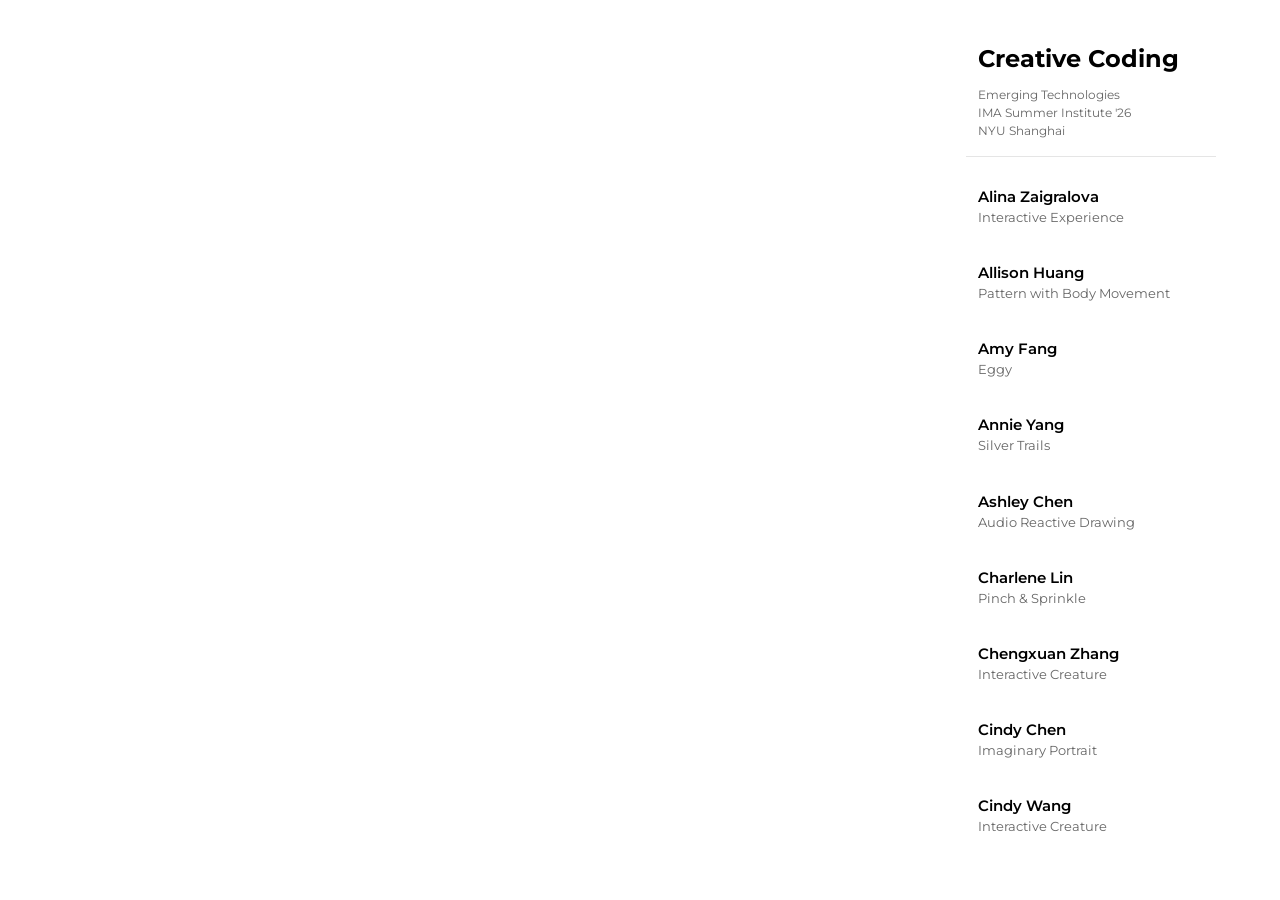
<file: other/summer-camp/index.html>
<!DOCTYPE html>
<html lang="en">

<head>
  <meta charset="UTF-8">
  <meta name="viewport" content="width=device-width, initial-scale=1.0">
  <title>Creative Coding | Emerging Technologies | IMA NYU Shanghai</title>
  <link rel="stylesheet" href="style.css">
</head>

<body>
  <div class="layout-container">
    <!-- Left: p5.js Iframe -->
    <div class="iframe-wrapper">
      <!-- Add the allow attribute to grant permissions for webcam, microphone, and autoplay -->
      <iframe id="p5-iframe" src="" scrolling="no" allow="camera; microphone; autoplay; fullscreen"></iframe>
    </div>

    <!-- Right: Header and Student Menu -->
    <aside class="right-panel">
      <!-- Sticky Header Section -->
      <header class="site-header">
        <h1>Creative Coding</h1>
        <p>Emerging Technologies</p>
        <p>IMA Summer Institute '26</p>
        <p>NYU Shanghai</p>
      </header>

      <!-- Scrollable List Section -->
      <div class="menu-container">
        <ul id="project-list"></ul>
      </div>
    </aside>
  </div>

  <script src="script.js"></script>
</body>

</html>
</file>
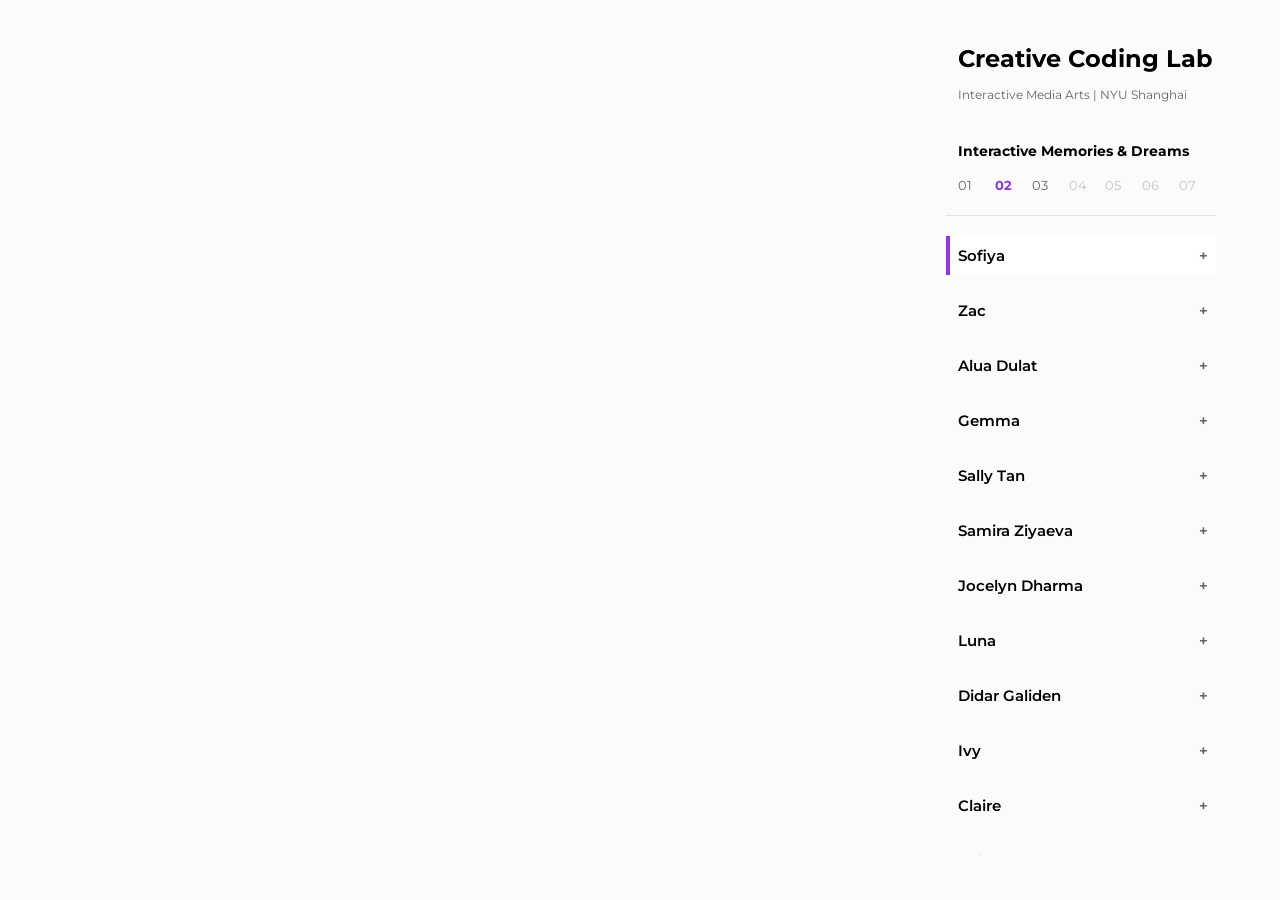
<file: p5/cclab-f26/index.html>
<!DOCTYPE html>
<html lang="en">

<head>
  <meta charset="UTF-8">
  <meta name="viewport" content="width=device-width, initial-scale=1.0">
  <title>CCLab Showcase</title>
  <link rel="stylesheet" href="style.css">
</head>

<body>
  <div class="layout-container">
    <div class="iframe-wrapper">
      <iframe id="p5-iframe" scrolling="no" allow="camera; microphone; autoplay; fullscreen"></iframe>
    </div>

    <aside class="right-panel">
      <header class="site-header">
        <h1>Creative Coding Lab</h1>
        <p>Interactive Media Arts | NYU Shanghai</p>
        <br><br>
        <h4 id="project-title"> </h4>
        <div class="project-tabs" aria-label="Project sets">
          <button class="project-tab active" type="button" data-project="1">01</button>
          <button class="project-tab" type="button" data-project="2">02</button>
          <button class="project-tab" type="button" data-project="3">03</button>
          <button class="project-tab disabled" type="button" disabled>04</button>
          <button class="project-tab disabled" type="button" disabled>05</button>
          <button class="project-tab disabled" type="button" disabled>06</button>
          <button class="project-tab disabled" type="button" disabled>07</button>
        </div>
      </header>

      <div class="menu-container">
        <ul id="project-list"></ul>
      </div>
    </aside>
  </div>
  <script src="script.js?v=3"></script>
</body>

</html>
</file>
<file: other/summer-camp/style.css>
@import url('https://fonts.googleapis.com/css2?family=Montserrat:wght@400;600;700&display=swap');

:root {
  --theme-color: #f3e8ff;
  --sub-color: #dcfce7;
  --accent-color: #9333ea;

  --bg-color: #ffffff;
  --text-color: #000000;
  --text-muted: #666666;
  --border-color: #e5e5e5;

  --hover-bg: #f0f0f0;
  --hover-border: #aaaaaa;
  --active-bg: #f9ffff;
}

* {
  box-sizing: border-box;
  margin: 0;
  padding: 0;
}

body {
  font-family: 'Montserrat', sans-serif;
  background-color: var(--bg-color);
  color: var(--text-color);
  height: 100vh;
  overflow: hidden;
  /* text-transform: uppercase; */
}


.layout-container {
  display: flex;
  height: 100vh;
  padding: 5vh 5vw;
  gap: 5vw;
}

.iframe-wrapper {
  flex-grow: 1;
  position: relative;
  overflow: hidden;
  background-color: var(--bg-color);
}

.iframe-wrapper iframe {
  position: absolute;
  top: 0;
  left: 0;
  width: 100%;
  height: calc(100% + 45px);
  margin-top: -45px;
  border: none;
}

.right-panel {
  width: 250px;
  flex-shrink: 0;
  display: flex;
  flex-direction: column;
  height: 100%;
}

.site-header {
  margin-bottom: 20px;
  padding-bottom: 16px;
  border-bottom: 1px solid var(--border-color);
  /* 12px padding to align with the list text below (4px border + 8px padding) */
  padding-left: 12px;
}

.site-header h1 {
  font-size: 1.5rem;
  font-weight: 700;
  line-height: 1.2;
  margin-bottom: 12px;
}

.site-header p {
  font-size: 0.75rem;
  color: var(--text-muted);
  line-height: 1.5;
}

.menu-container {
  flex-grow: 1;
  overflow-y: auto;
}

ul#project-list {
  list-style: none;
  display: flex;
  flex-direction: column;
  gap: 16px;
}

ul#project-list li {
  display: flex;
  flex-direction: column;
  padding: 10px 8px;
  background-color: var(--bg-color);
  border-left: 4px solid transparent;
  cursor: pointer;
  transition: all 0.2s ease;
}

ul#project-list li:hover {
  background-color: var(--hover-bg);
  border-left-color: var(--hover-border);
}

ul#project-list li.active {
  background-color: var(--active-bg);
  border-left-color: var(--accent-color);
}


.project-name {
  font-size: 0.95rem;
  font-weight: 600;
  color: var(--text-color);
  margin-bottom: 2px;
}

.project-note {
  font-size: 0.8rem;
  color: var(--text-muted);
  min-height: 1.2rem;
  display: flex;
  align-items: center;
}

.project-instruction {
  display: none;
  /* Hide by default */
  font-size: 0.75rem;
  color: var(--accent-color);
  margin-top: 4px;
  line-height: 1.3;
  padding-bottom: 10px;
}

li.active .project-instruction {
  display: block;
}

.menu-container::-webkit-scrollbar {
  width: 4px;
}

.menu-container::-webkit-scrollbar-thumb {
  background-color: var(--border-color);
}
</file>
<file: p5/cclab-f26/style.css>
@import url('https://fonts.googleapis.com/css2?family=Montserrat:wght@400;600;700&display=swap');

:root {
  --accent-color: #9333ea;

  --bg-color: #fbfbfb;
  --text-color: #000000;
  --text-muted: #666666;
  --border-color: #e5e5e5;

  --hover-bg: #f0f0f0;
  --hover-border: #aaaaaa;
  --active-bg: #ffffff;
}

* {
  box-sizing: border-box;
  margin: 0;
  padding: 0;
}

body {
  font-family: 'Montserrat', sans-serif;
  background-color: var(--bg-color);
  color: var(--text-color);
  height: 100vh;
  overflow: hidden;
}

.layout-container {
  display: flex;
  height: 100vh;
  padding: 5vh 5vw;
  gap: 5vw;
}

.iframe-wrapper {
  flex-grow: 1;
  position: relative;
  overflow: hidden;
  background-color: var(--bg-color);
}

.iframe-wrapper iframe {
  position: absolute;
  top: 0;
  left: 0;
  width: 100%;
  height: calc(100% + 45px);
  margin-top: -45px;
  border: none;
  background-color: var(--bg-color);
}

.right-panel {
  width: 270px;
  flex-shrink: 0;
  display: flex;
  flex-direction: column;
  height: 100%;
}

.site-header {
  margin-bottom: 20px;
  padding-bottom: 16px;
  border-bottom: 1px solid var(--border-color);
  padding-left: 12px;
}

.site-header h1 {
  font-size: 1.5rem;
  font-weight: 700;
  line-height: 1.2;
  margin-bottom: 12px;
}

.site-header p {
  font-size: 0.75rem;
  color: var(--text-muted);
  line-height: 1.5;
}

.site-header h4 {
  margin-bottom: 12px;
  font-size: 0.9rem;
}

.project-tabs {
  display: flex;
  flex-wrap: nowrap;
}

.project-tab {
  flex: 0 0 14.285714%;
  padding: 6px 0;
  border: 0;
  background: transparent;
  color: var(--text-muted);
  cursor: pointer;
  font: inherit;
  font-size: 0.8rem;
  text-align: left;
}

.project-tab:hover,
.project-tab.active {
  color: var(--accent-color);
  font-weight: 700;
}

.project-tab.disabled {
  color: #c4c4c4;
  cursor: not-allowed;
}

.menu-container {
  flex-grow: 1;
  overflow-y: auto;
}

ul#project-list {
  list-style: none;
  display: flex;
  flex-direction: column;
  gap: 16px;
}

ul#project-list li {
  display: flex;
  flex-direction: column;
  padding: 10px 8px;
  background-color: var(--bg-color);
  border-left: 4px solid transparent;
  cursor: pointer;
  transition: all 0.2s ease;
}

ul#project-list li:hover {
  background-color: var(--hover-bg);
  border-left-color: var(--hover-border);
}

ul#project-list li.active {
  background-color: var(--active-bg);
  border-left-color: var(--accent-color);
}

.project-name {
  flex: 1 1 auto;
  font-size: 0.95rem;
  font-weight: 600;
  color: var(--text-color);
  text-decoration: none;
}

.project-header-row {
  display: flex;
  align-items: center;
  gap: 8px;
}

.project-documentation-label {
  display: inline-flex;
  align-items: center;
  flex: 0 0 auto;
  font-size: 0.95rem;
  font-weight: 600;
  color: var(--text-muted);
  text-decoration: none;
}

.project-name:hover,
.project-documentation-label:hover {
  color: #5b21b6;
}

.menu-container::-webkit-scrollbar {
  width: 4px;
}

.menu-container::-webkit-scrollbar-thumb {
  background-color: var(--border-color);
}
</file>
